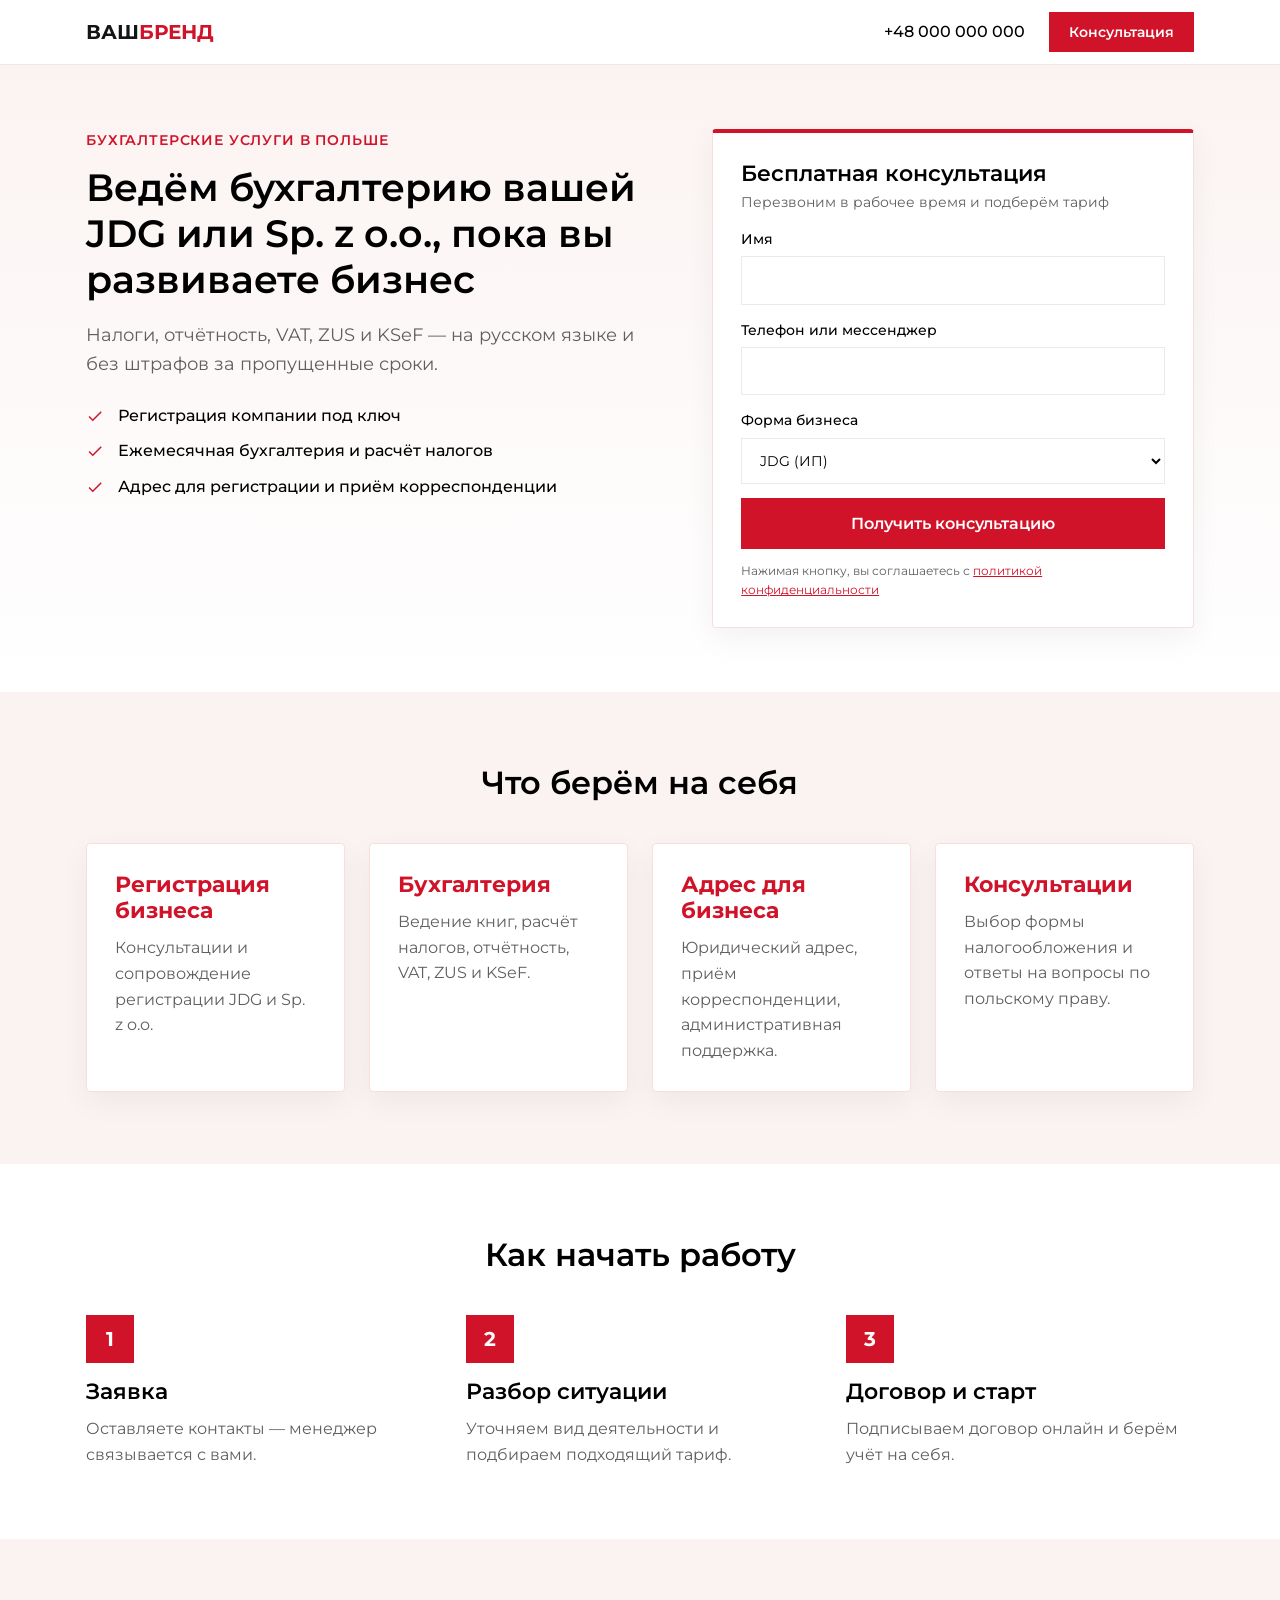
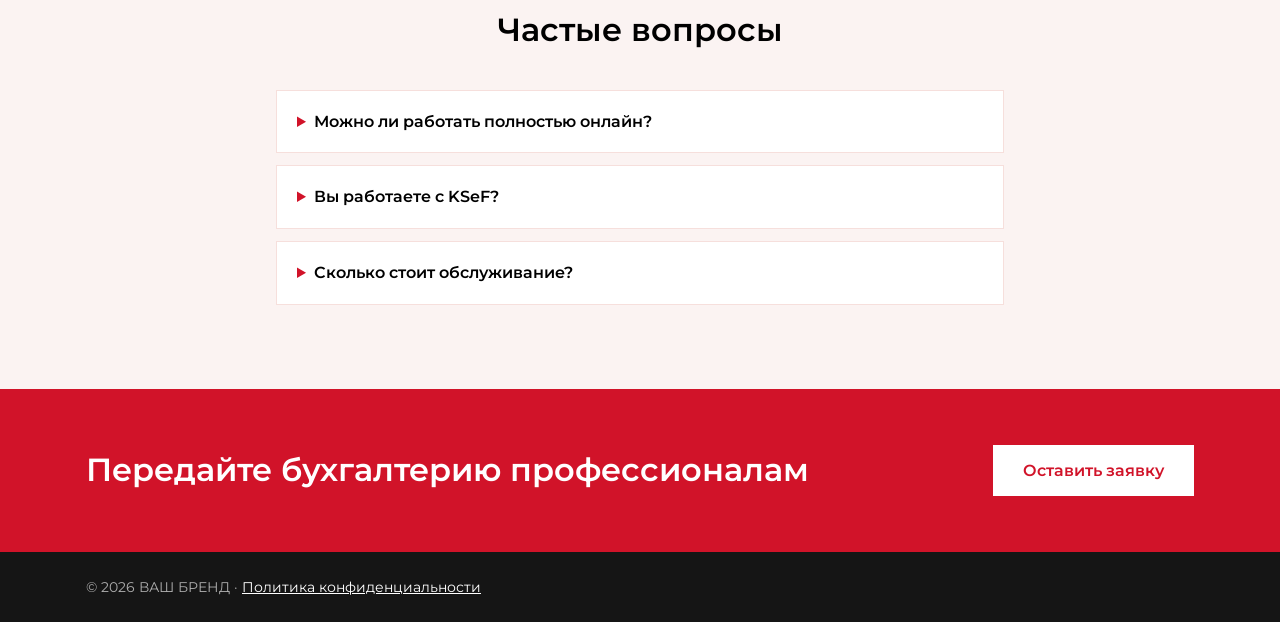
<file: landing/index.html>
<!doctype html>
<html lang="ru">
<head>
  <meta charset="utf-8">
  <meta name="viewport" content="width=device-width, initial-scale=1">
  <meta name="robots" content="noindex, nofollow">
  <title>Бухгалтерия для бизнеса в Польше — бесплатная консультация</title>
  <meta name="description" content="Регистрация JDG и Sp. z o.o., бухгалтерия, VAT, ZUS, KSeF и адрес для регистрации бизнеса. Оставьте заявку — перезвоним и подберём тариф.">
  <link rel="preconnect" href="https://fonts.googleapis.com">
  <link rel="preconnect" href="https://fonts.gstatic.com" crossorigin>
  <link rel="stylesheet" href="../style-guide/tokens.css">
  <link rel="stylesheet" href="styles.css">
</head>
<body>
  <header class="header">
    <div class="container header__inner">
      <a class="logo" href="#">ВАШ<span>БРЕНД</span></a>
      <!-- TODO: реальный телефон -->
      <a class="header__phone" href="tel:+48000000000">+48 000 000 000</a>
      <a class="btn btn--primary btn--sm" href="#lead">Консультация</a>
    </div>
  </header>

  <main>
    <section class="hero">
      <div class="container hero__grid">
        <div>
          <p class="eyebrow">Бухгалтерские услуги в Польше</p>
          <h1>Ведём бухгалтерию вашей JDG или Sp.&nbsp;z&nbsp;o.o., пока вы развиваете бизнес</h1>
          <p class="lead">Налоги, отчётность, VAT, ZUS и KSeF — на русском языке и без штрафов за пропущенные сроки.</p>
          <ul class="checks">
            <li>Регистрация компании под ключ</li>
            <li>Ежемесячная бухгалтерия и расчёт налогов</li>
            <li>Адрес для регистрации и приём корреспонденции</li>
          </ul>
        </div>
        <form class="card form" id="lead" novalidate>
          <h2 class="form__title">Бесплатная консультация</h2>
          <p class="form__sub">Перезвоним в рабочее время и подберём тариф</p>
          <label>Имя<input name="name" required autocomplete="name"></label>
          <label>Телефон или мессенджер<input name="phone" required inputmode="tel" autocomplete="tel"></label>
          <label>Форма бизнеса
            <select name="type">
              <option>JDG (ИП)</option>
              <option>Sp. z o.o.</option>
              <option>Ещё не зарегистрирован</option>
            </select>
          </label>
          <button class="btn btn--primary btn--block" type="submit">Получить консультацию</button>
          <p class="form__note">Нажимая кнопку, вы соглашаетесь с <a href="#">политикой конфиденциальности</a></p>
          <p class="form__ok" hidden>Спасибо! Заявка отправлена — скоро свяжемся.</p>
        </form>
      </div>
    </section>

    <section class="section section--alt">
      <div class="container">
        <h2 class="section__title">Что берём на себя</h2>
        <div class="grid grid--4">
          <article class="card service">
            <h3>Регистрация бизнеса</h3>
            <p>Консультации и сопровождение регистрации JDG и Sp. z o.o.</p>
          </article>
          <article class="card service">
            <h3>Бухгалтерия</h3>
            <p>Ведение книг, расчёт налогов, отчётность, VAT, ZUS и KSeF.</p>
          </article>
          <article class="card service">
            <h3>Адрес для бизнеса</h3>
            <p>Юридический адрес, приём корреспонденции, административная поддержка.</p>
          </article>
          <article class="card service">
            <h3>Консультации</h3>
            <p>Выбор формы налогообложения и ответы на вопросы по польскому праву.</p>
          </article>
        </div>
      </div>
    </section>

    <section class="section">
      <div class="container">
        <h2 class="section__title">Как начать работу</h2>
        <ol class="steps">
          <li><span>1</span><h3>Заявка</h3><p>Оставляете контакты — менеджер связывается с вами.</p></li>
          <li><span>2</span><h3>Разбор ситуации</h3><p>Уточняем вид деятельности и подбираем подходящий тариф.</p></li>
          <li><span>3</span><h3>Договор и старт</h3><p>Подписываем договор онлайн и берём учёт на себя.</p></li>
        </ol>
      </div>
    </section>

    <section class="section section--alt">
      <div class="container container--narrow">
        <h2 class="section__title">Частые вопросы</h2>
        <details><summary>Можно ли работать полностью онлайн?</summary><p>Да, документы передаются электронно, договор подписывается дистанционно.</p></details>
        <details><summary>Вы работаете с KSeF?</summary><p>Да, выставление и учёт е-фактур в KSeF входит в бухгалтерское обслуживание.</p></details>
        <details><summary>Сколько стоит обслуживание?</summary><p>Зависит от формы бизнеса и количества документов — точную стоимость назовём на консультации.</p></details>
      </div>
    </section>

    <section class="cta">
      <div class="container cta__inner">
        <h2>Передайте бухгалтерию профессионалам</h2>
        <a class="btn btn--light" href="#lead">Оставить заявку</a>
      </div>
    </section>
  </main>

  <footer class="footer">
    <div class="container">© 2026 ВАШ БРЕНД · <a href="#">Политика конфиденциальности</a></div>
  </footer>

  <!-- ============ UTM / CLICK ID ATTRIBUTION ============ -->
  <script>
  // Атрибуция по последнему рекламному касанию (30 дней): UTM-метки, fbclid/gclid,
  // внешний реферер и URL входа. Хранилище: localStorage → sessionStorage → память.
  // Данные уходят только в заявку (api/send-lead), в dataLayer не передаются.
  (function () {
    'use strict';
    var KEY = 'imosta_attribution';
    var TTL = 30 * 24 * 60 * 60 * 1000;
    var AD_PARAMS = ['utm_source', 'utm_medium', 'utm_campaign', 'utm_content', 'utm_term', 'fbclid', 'gclid'];
    var memory = null;

    function probe(type) {
      try {
        var s = window[type];
        s.setItem('__imosta_probe', '1');
        s.removeItem('__imosta_probe');
        return s;
      } catch (e) { return null; }
    }
    var storage = probe('localStorage') || probe('sessionStorage');

    function write(value) {
      memory = value ? JSON.stringify(value) : null;
      try {
        if (!storage) return;
        if (memory) storage.setItem(KEY, memory); else storage.removeItem(KEY);
      } catch (e) { /* квота / приватный режим — остаётся копия в памяти */ }
    }

    function read() {
      var raw = memory;
      try { if (storage) raw = storage.getItem(KEY) || raw; } catch (e) { /* используем память */ }
      if (!raw) return null;
      try {
        var saved = JSON.parse(raw);
        if (saved && saved.ts && Date.now() - saved.ts < TTL) return saved;
      } catch (e) { /* битые данные — сбрасываем */ }
      write(null);
      return null;
    }

    function externalReferrer() {
      try {
        var ref = document.referrer;
        if (ref && new URL(ref).hostname !== location.hostname) return ref.slice(0, 1000);
      } catch (e) { /* некорректный реферер */ }
      return '';
    }

    function hasAdParams(obj) {
      return AD_PARAMS.some(function (p) { return !!obj[p]; });
    }

    var touch = {};
    try {
      var params = new URLSearchParams(location.search);
      AD_PARAMS.forEach(function (p) {
        var v = params.get(p);
        if (v) touch[p] = v.slice(0, p.indexOf('utm_') === 0 ? 150 : 500);
      });
    } catch (e) { /* без URLSearchParams — работаем без меток */ }

    var saved = read();
    var referrer = externalReferrer();
    // Новое рекламное касание всегда перезаписывает сохранённое (last touch).
    // Органический переход с другого сайта не затирает рекламное касание.
    if (hasAdParams(touch) || (referrer && !(saved && hasAdParams(saved)))) {
      touch.referrer = referrer;
      touch.landing_url = location.href.slice(0, 1000);
      touch.ts = Date.now();
      write(touch);
    }

    window.imostaAttribution = function () {
      var a = read();
      var out = {};
      if (!a) return out;
      AD_PARAMS.concat(['referrer', 'landing_url']).forEach(function (k) {
        if (a[k]) out[k] = String(a[k]);
      });
      return out;
    };
  })();
  </script>
  <script>
  // Отправка заявки в api/send-lead (Telegram) вместе с атрибуцией (UTM / fbclid / gclid)
  (function () {
    'use strict';
    var form = document.getElementById('lead');
    var FAILED = 'Не удалось отправить заявку. Позвоните нам: +48 573 581 162';
    var INVALID = 'Проверьте имя и контакт: телефон, @username в Telegram или e-mail.';

    form.addEventListener('submit', function (e) {
      e.preventDefault();
      if (!form.checkValidity()) { form.reportValidity(); return; }

      var data = {
        form_id: 'landing',
        source: 'Landing /landing',
        name: form.querySelector('[name="name"]').value.trim(),
        contact: form.querySelector('[name="phone"]').value.trim(),
        business_type: form.querySelector('[name="type"]').value,
        page: location.href,
        lang: 'ru'
      };
      if (window.imostaAttribution) Object.assign(data, window.imostaAttribution());

      var btn = form.querySelector('button[type="submit"]');
      btn.disabled = true;
      fetch('/api/send-lead', { method: 'POST', headers: { 'Content-Type': 'application/json' }, body: JSON.stringify(data) })
        .then(function (r) {
          if (r.status === 422) throw new Error('invalid');
          if (!r.ok) throw new Error(r.status);
          form.querySelector('.form__ok').hidden = false;
          setTimeout(function () { location.href = '/thank-you'; }, 400);
        })
        .catch(function (err) {
          btn.disabled = false;
          alert(err.message === 'invalid' ? INVALID : FAILED);
        });
    });
  })();
  </script>
</body>
</html>
</file>
<file: style-guide/tokens.css>
/* Design tokens, извлечены с https://imosta.pl/ru/ (2026-10-15). См. tokens.json */
@import url("https://fonts.googleapis.com/css2?family=Montserrat:wght@400;500;600;700&subset=cyrillic&display=swap");

:root {
  --color-primary: #D11329;
  --color-primary-hover: #A80F21;
  --color-primary-soft: #F6DFDC;
  --color-secondary: #151515;
  --color-bg: #FFFFFF;
  --color-bg-alt: #FBF3F2;
  --color-text: #000000;
  --color-text-muted: #5F5F5F;
  --color-on-primary: #FFFFFF;
  --color-border: #EAEAEA;

  --font-base: "Montserrat", "Inter", system-ui, sans-serif;
  --fw-regular: 400;
  --fw-medium: 500;
  --fw-semibold: 600;
  --fw-bold: 700;

  --fs-body: 16px;
  --fs-h3: 22px;
  --fs-h2: clamp(26px, 4vw, 32px);
  --fs-h1: clamp(30px, 5vw, 38px);

  --radius-button: 0;
  --radius-card: 4px;
}
</file>
<file: landing/styles.css>
/* Лендинг использует только токены из ../style-guide/tokens.css */
*, *::before, *::after { box-sizing: border-box; }

body {
  margin: 0;
  font-family: var(--font-base);
  font-size: var(--fs-body);
  line-height: 1.6;
  color: var(--color-text);
  background: var(--color-bg);
}
h1, h2, h3 { font-weight: var(--fw-semibold); line-height: 1.2; margin: 0 0 .5em; }
h1 { font-size: var(--fs-h1); }
h2 { font-size: var(--fs-h2); }
h3 { font-size: var(--fs-h3); }
p { margin: 0 0 1em; }
a { color: var(--color-primary); }

.container { max-width: 1140px; margin: 0 auto; padding: 0 16px; }
.container--narrow { max-width: 760px; }

/* Buttons — прямоугольные, бордер 2px, как на источнике */
.btn {
  display: inline-block;
  padding: 14px 28px;
  border: 2px solid var(--color-primary);
  border-radius: var(--radius-button);
  font: var(--fw-semibold) 16px/1.2 var(--font-base);
  text-decoration: none;
  text-align: center;
  cursor: pointer;
  transition: background .2s, color .2s, border-color .2s;
}
.btn--primary { background: var(--color-primary); color: var(--color-on-primary); }
.btn--primary:hover { background: var(--color-primary-hover); border-color: var(--color-primary-hover); }
.btn--primary:disabled { opacity: .6; cursor: default; }
.btn--light { background: var(--color-on-primary); color: var(--color-primary); border-color: var(--color-on-primary); }
.btn--light:hover { background: transparent; color: var(--color-on-primary); }
.btn--sm { padding: 10px 18px; font-size: 14px; }
.btn--block { display: block; width: 100%; }

/* Header */
.header { position: sticky; top: 0; z-index: 10; background: var(--color-bg); border-bottom: 1px solid var(--color-border); }
.header__inner { display: flex; align-items: center; gap: 24px; min-height: 64px; }
.logo { font-weight: var(--fw-bold); font-size: 20px; color: var(--color-secondary); text-decoration: none; margin-right: auto; }
.logo span { color: var(--color-primary); }
.header__phone { color: var(--color-text); font-weight: var(--fw-medium); text-decoration: none; }

/* Hero */
.hero { padding: 64px 0; background: linear-gradient(180deg, var(--color-bg-alt), var(--color-bg)); }
.hero__grid { display: grid; grid-template-columns: 1.2fr 1fr; gap: 48px; align-items: start; }
.eyebrow { color: var(--color-primary); font-weight: var(--fw-semibold); text-transform: uppercase; letter-spacing: .06em; font-size: 14px; }
.lead { font-size: 18px; color: var(--color-text-muted); }
.checks { list-style: none; padding: 0; margin: 24px 0 0; }
.checks li { position: relative; padding-left: 32px; margin-bottom: 10px; font-weight: var(--fw-medium); }
.checks li::before {
  content: ""; position: absolute; left: 0; top: 4px; width: 18px; height: 18px;
  background: var(--color-primary);
  -webkit-mask: url("data:image/svg+xml,%3Csvg xmlns='http://www.w3.org/2000/svg' viewBox='0 0 24 24'%3E%3Cpath d='M9 16.2 4.8 12l-1.4 1.4L9 19 21 7l-1.4-1.4z'/%3E%3C/svg%3E") center / contain no-repeat;
          mask: url("data:image/svg+xml,%3Csvg xmlns='http://www.w3.org/2000/svg' viewBox='0 0 24 24'%3E%3Cpath d='M9 16.2 4.8 12l-1.4 1.4L9 19 21 7l-1.4-1.4z'/%3E%3C/svg%3E") center / contain no-repeat;
}

/* Cards & form */
.card {
  background: var(--color-bg);
  border: 1px solid var(--color-primary-soft);
  border-radius: var(--radius-card);
  padding: 28px;
  box-shadow: 0 10px 30px rgba(0, 0, 0, .05);
}
.form { border-top: 4px solid var(--color-primary); }
.form__title { font-size: var(--fs-h3); margin-bottom: 4px; }
.form__sub { color: var(--color-text-muted); font-size: 14px; }
.form label { display: block; font-size: 14px; font-weight: var(--fw-medium); margin-bottom: 14px; }
.form input, .form select {
  display: block; width: 100%; margin-top: 6px; padding: 12px 14px;
  font: inherit; font-weight: var(--fw-regular);
  border: 1px solid var(--color-border); border-radius: var(--radius-button);
  background: var(--color-bg); color: var(--color-text);
}
.form input:focus, .form select:focus { outline: 2px solid var(--color-primary); outline-offset: -1px; border-color: var(--color-primary); }
.form__note { margin: 12px 0 0; font-size: 12px; color: var(--color-text-muted); }
.form__ok { margin: 12px 0 0; color: var(--color-primary); font-weight: var(--fw-semibold); }

/* Sections */
.section { padding: 72px 0; }
.section--alt { background: var(--color-bg-alt); }
.section__title { text-align: center; margin-bottom: 40px; }
.grid { display: grid; gap: 24px; }
.grid--4 { grid-template-columns: repeat(4, 1fr); }
.service h3 { color: var(--color-primary); font-weight: var(--fw-bold); }
.service p { margin: 0; color: var(--color-text-muted); }

.steps { list-style: none; padding: 0; margin: 0; display: grid; grid-template-columns: repeat(3, 1fr); gap: 32px; counter-reset: none; }
.steps span {
  display: inline-grid; place-items: center; width: 48px; height: 48px; margin-bottom: 16px;
  background: var(--color-primary); color: var(--color-on-primary); font-weight: var(--fw-bold); font-size: 20px;
}
.steps p { color: var(--color-text-muted); margin: 0; }

details { background: var(--color-bg); border: 1px solid var(--color-primary-soft); margin-bottom: 12px; }
summary { padding: 18px 20px; font-weight: var(--fw-semibold); cursor: pointer; }
summary::marker { color: var(--color-primary); }
details p { padding: 0 20px 18px; margin: 0; color: var(--color-text-muted); }

/* Final CTA */
.cta { background: var(--color-primary); color: var(--color-on-primary); padding: 56px 0; }
.cta__inner { display: flex; align-items: center; justify-content: space-between; gap: 24px; }
.cta h2 { margin: 0; }

.footer { background: var(--color-secondary); color: rgba(255, 255, 255, .65); padding: 24px 0; font-size: 14px; }
.footer a { color: var(--color-on-primary); }

@media (max-width: 921px) {
  .hero__grid { grid-template-columns: 1fr; }
  .grid--4 { grid-template-columns: repeat(2, 1fr); }
  .steps { grid-template-columns: 1fr; }
  .cta__inner { flex-direction: column; text-align: center; }
}
@media (max-width: 544px) {
  .header__phone { display: none; }
  .grid--4 { grid-template-columns: 1fr; }
  .hero, .section { padding: 48px 0; }
}
</file>
